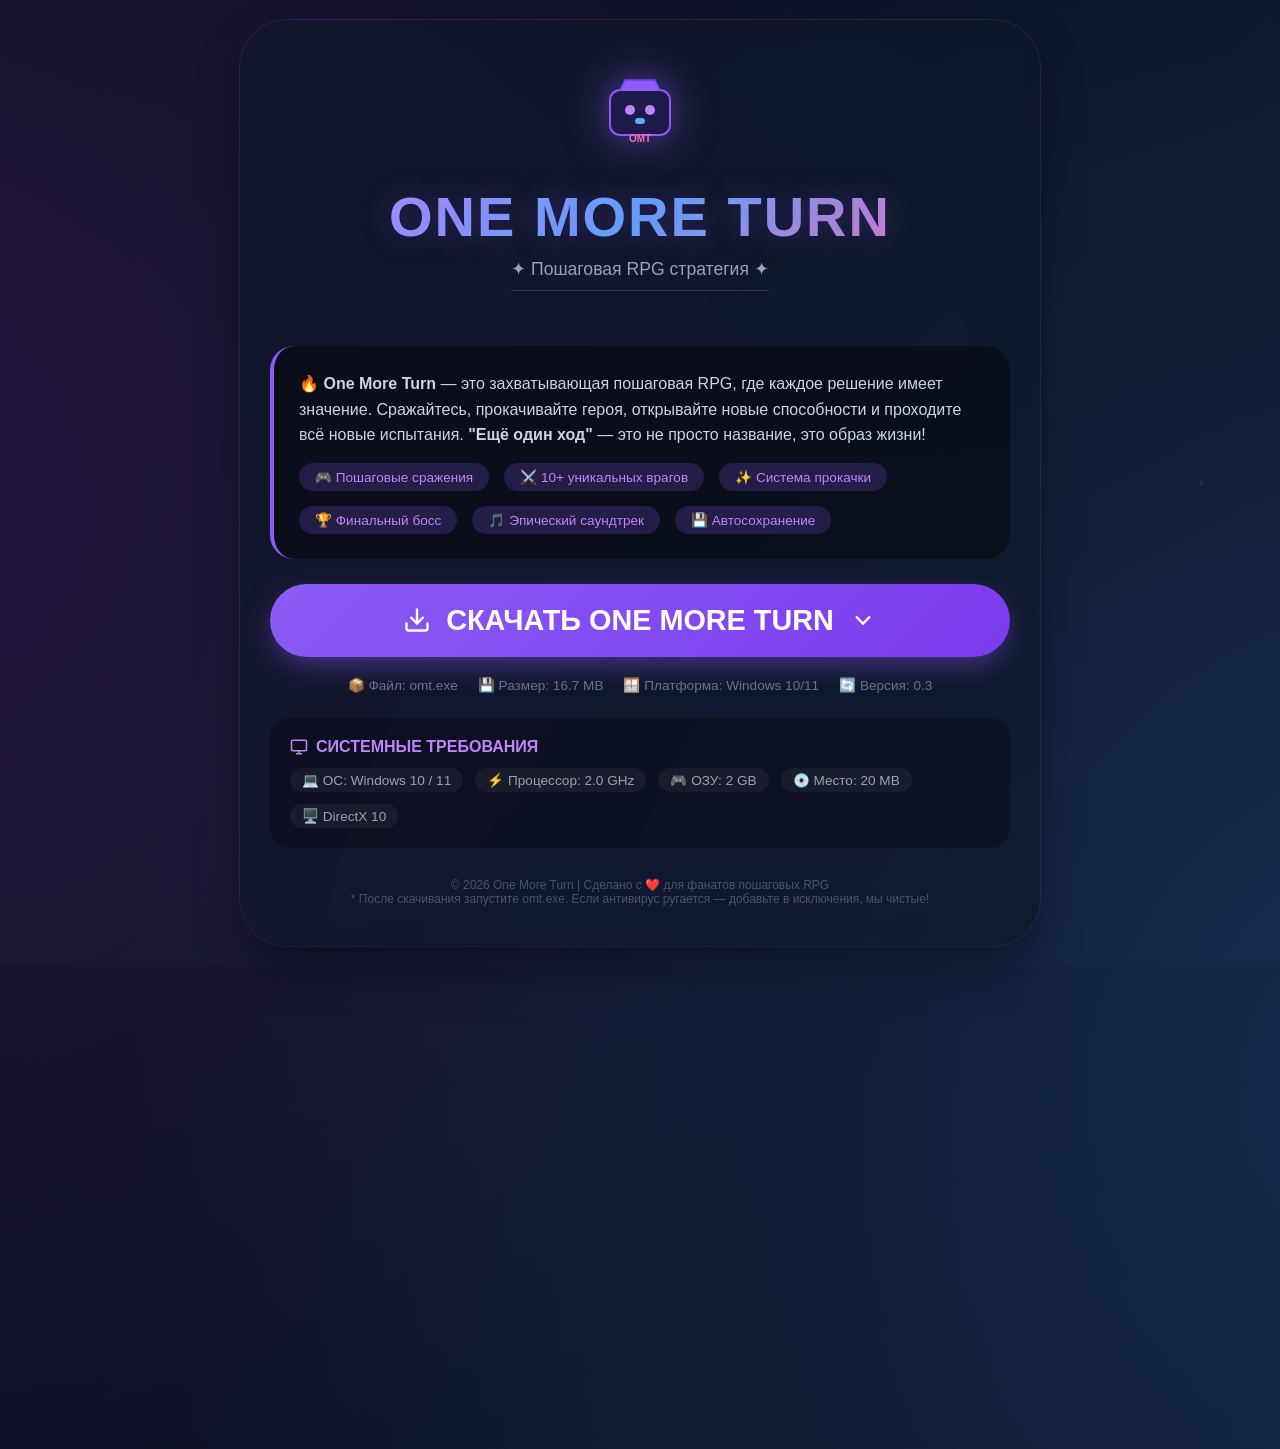
<file: index.html>
<!DOCTYPE html>
<html lang="ru">
<head>
    <meta charset="UTF-8">
    <meta name="viewport" content="width=device-width, initial-scale=1.0, user-scalable=yes">
    <title>One More Turn | Скачать игру</title>
    <style>
        * {
            margin: 0;
            padding: 0;
            box-sizing: border-box;
        }

        body {
            font-family: 'Segoe UI', 'Poppins', 'Arial', sans-serif;
            background: linear-gradient(135deg, #0a0f1e 0%, #0f172a 100%);
            min-height: 100vh;
            display: flex;
            justify-content: center;
            align-items: center;
            padding: 20px;
            position: relative;
            overflow-x: hidden;
        }

        /* Анимированный фон */
        body::before {
            content: '';
            position: absolute;
            width: 200%;
            height: 200%;
            background: radial-gradient(circle at 20% 50%, rgba(88, 28, 135, 0.3) 0%, transparent 50%),
                        radial-gradient(circle at 80% 80%, rgba(59, 130, 246, 0.2) 0%, transparent 50%);
            animation: floatBackground 20s ease-in-out infinite;
            pointer-events: none;
        }

        @keyframes floatBackground {
            0%, 100% { transform: translate(0, 0) rotate(0deg); }
            50% { transform: translate(-2%, -2%) rotate(1deg); }
        }

        /* Частицы */
        .particle {
            position: absolute;
            background: rgba(139, 92, 246, 0.4);
            border-radius: 50%;
            pointer-events: none;
            animation: floatParticle linear infinite;
        }

        @keyframes floatParticle {
            0% {
                transform: translateY(100vh) rotate(0deg);
                opacity: 0;
            }
            10% {
                opacity: 0.8;
            }
            90% {
                opacity: 0.8;
            }
            100% {
                transform: translateY(-20vh) rotate(360deg);
                opacity: 0;
            }
        }

        /* Главный контейнер */
        .container {
            position: relative;
            z-index: 2;
            max-width: 800px;
            width: 100%;
            background: rgba(15, 23, 42, 0.7);
            backdrop-filter: blur(12px);
            border-radius: 48px;
            padding: 40px 30px;
            box-shadow: 0 25px 50px -12px rgba(0, 0, 0, 0.5),
                        0 0 0 1px rgba(139, 92, 246, 0.2);
            transition: transform 0.3s ease;
        }

        .container:hover {
            transform: scale(1.02);
        }

        /* Иконка игры */
        .game-icon {
            text-align: center;
            margin-bottom: 20px;
        }

        .game-icon svg {
            width: 100px;
            height: 100px;
            filter: drop-shadow(0 0 20px rgba(139, 92, 246, 0.6));
            animation: pulseGlow 2s ease-in-out infinite;
        }

        @keyframes pulseGlow {
            0%, 100% { filter: drop-shadow(0 0 15px rgba(139, 92, 246, 0.6)); }
            50% { filter: drop-shadow(0 0 30px rgba(139, 92, 246, 1)); }
        }

        /* Заголовок */
        h1 {
            text-align: center;
            font-size: 3.5rem;
            font-weight: 800;
            background: linear-gradient(135deg, #c084fc, #60a5fa, #f472b6);
            -webkit-background-clip: text;
            background-clip: text;
            color: transparent;
            letter-spacing: 2px;
            margin-bottom: 10px;
            text-shadow: 0 0 30px rgba(139, 92, 246, 0.3);
        }

        .subtitle {
            text-align: center;
            color: #94a3b8;
            font-size: 1.1rem;
            margin-bottom: 30px;
            border-bottom: 1px solid rgba(139, 92, 246, 0.3);
            display: inline-block;
            width: auto;
            margin-left: auto;
            margin-right: auto;
            padding-bottom: 10px;
        }

        /* Описание */
        .description {
            background: rgba(0, 0, 0, 0.4);
            border-radius: 24px;
            padding: 25px;
            margin: 25px 0;
            border-left: 4px solid #8b5cf6;
        }

        .description p {
            color: #cbd5e1;
            line-height: 1.6;
            margin-bottom: 15px;
        }

        .features {
            display: flex;
            flex-wrap: wrap;
            gap: 15px;
            margin-top: 15px;
        }

        .feature {
            background: rgba(139, 92, 246, 0.2);
            border-radius: 50px;
            padding: 6px 16px;
            font-size: 0.85rem;
            color: #c084fc;
            display: inline-flex;
            align-items: center;
            gap: 6px;
        }

        .feature svg {
            width: 16px;
            height: 16px;
        }

        /* Кнопка скачивания */
        .download-btn {
            display: flex;
            align-items: center;
            justify-content: center;
            gap: 15px;
            background: linear-gradient(135deg, #8b5cf6, #7c3aed);
            border: none;
            width: 100%;
            padding: 20px;
            border-radius: 60px;
            font-size: 1.8rem;
            font-weight: bold;
            color: white;
            cursor: pointer;
            transition: all 0.3s ease;
            box-shadow: 0 10px 30px -5px rgba(139, 92, 246, 0.5);
            margin: 20px 0;
            text-decoration: none;
            display: flex;
        }

        .download-btn:hover {
            transform: translateY(-3px);
            box-shadow: 0 20px 40px -8px rgba(139, 92, 246, 0.7);
            background: linear-gradient(135deg, #9b6ef6, #8b4ef6);
        }

        .download-btn:active {
            transform: translateY(2px);
        }

        /* Информация о файле */
        .file-info {
            text-align: center;
            color: #64748b;
            font-size: 0.85rem;
            margin-top: 15px;
            display: flex;
            justify-content: center;
            gap: 20px;
            flex-wrap: wrap;
        }

        .file-info span {
            display: inline-flex;
            align-items: center;
            gap: 6px;
        }

        /* Системные требования */
        .requirements {
            background: rgba(0, 0, 0, 0.3);
            border-radius: 20px;
            padding: 20px;
            margin-top: 25px;
        }

        .requirements h3 {
            color: #c084fc;
            font-size: 1rem;
            margin-bottom: 12px;
            display: flex;
            align-items: center;
            gap: 8px;
        }

        .requirements ul {
            display: flex;
            flex-wrap: wrap;
            gap: 12px;
            list-style: none;
        }

        .requirements li {
            color: #94a3b8;
            font-size: 0.85rem;
            background: rgba(255, 255, 255, 0.05);
            padding: 4px 12px;
            border-radius: 20px;
        }

        /* Footer */
        .footer {
            text-align: center;
            margin-top: 30px;
            color: #475569;
            font-size: 0.75rem;
        }

        /* Адаптивность */
        @media (max-width: 600px) {
            .container {
                padding: 25px 20px;
            }
            h1 {
                font-size: 2.2rem;
            }
            .download-btn {
                font-size: 1.3rem;
                padding: 15px;
            }
            .feature {
                font-size: 0.7rem;
            }
        }
    </style>
</head>
<body>

<!-- Генерация частиц -->
<script>
    function createParticle() {
        const particle = document.createElement('div');
        particle.className = 'particle';
        const size = Math.random() * 6 + 2;
        particle.style.width = size + 'px';
        particle.style.height = size + 'px';
        particle.style.left = Math.random() * 100 + '%';
        particle.style.animationDuration = Math.random() * 8 + 4 + 's';
        particle.style.animationDelay = Math.random() * 5 + 's';
        particle.style.opacity = Math.random() * 0.5;
        document.body.appendChild(particle);
        setTimeout(() => particle.remove(), 10000);
    }
    setInterval(createParticle, 300);
</script>

<div class="container">
    <div class="game-icon">
        <svg viewBox="0 0 100 100" fill="none" xmlns="http://www.w3.org/2000/svg">
            <rect x="20" y="30" width="60" height="45" rx="10" fill="#1e1b4b" stroke="#8b5cf6" stroke-width="2"/>
            <circle cx="40" cy="50" r="5" fill="#c084fc"/>
            <circle cx="60" cy="50" r="5" fill="#c084fc"/>
            <rect x="45" y="58" width="10" height="6" rx="3" fill="#60a5fa"/>
            <path d="M30 30 L35 20 L65 20 L70 30" fill="#8b5cf6" stroke="#7c3aed" stroke-width="1.5"/>
            <text x="50" y="82" text-anchor="middle" fill="#f472b6" font-size="10" font-weight="bold">OMT</text>
        </svg>
    </div>

    <h1>ONE MORE TURN</h1>
    <div style="text-align: center;">
        <div class="subtitle">✦ Пошаговая RPG стратегия ✦</div>
    </div>

    <div class="description">
        <p>🔥 <strong>One More Turn</strong> — это захватывающая пошаговая RPG, где каждое решение имеет значение. Сражайтесь, прокачивайте героя, открывайте новые способности и проходите всё новые испытания. <strong>"Ещё один ход"</strong> — это не просто название, это образ жизни!</p>
        <div class="features">
            <div class="feature">🎮 Пошаговые сражения</div>
            <div class="feature">⚔️ 10+ уникальных врагов</div>
            <div class="feature">✨ Система прокачки</div>
            <div class="feature">🏆 Финальный босс</div>
            <div class="feature">🎵 Эпический саундтрек</div>
            <div class="feature">💾 Автосохранение</div>
        </div>
    </div>

    <!-- КНОПКА СКАЧИВАНИЯ — ВЕДЁТ НА omt.exe -->
    <a href="omt.exe" download="omt.exe" class="download-btn">
        <svg width="28" height="28" viewBox="0 0 24 24" fill="none" stroke="white" stroke-width="2" stroke-linecap="round" stroke-linejoin="round">
            <path d="M21 15v4a2 2 0 0 1-2 2H5a2 2 0 0 1-2-2v-4"/>
            <polyline points="7 10 12 15 17 10"/>
            <line x1="12" y1="15" x2="12" y2="3"/>
        </svg>
        СКАЧАТЬ ONE MORE TURN
        <svg width="28" height="28" viewBox="0 0 24 24" fill="none" stroke="white" stroke-width="2">
            <polyline points="6 9 12 15 18 9"/>
        </svg>
    </a>

    <div class="file-info">
        <span>📦 Файл: omt.exe</span>
        <span>💾 Размер: 16.7 MB</span>
        <span>🪟 Платформа: Windows 10/11</span>
        <span>🔄 Версия: 0.3</span>
    </div>

    <div class="requirements">
        <h3>
            <svg width="18" height="18" viewBox="0 0 24 24" fill="none" stroke="#c084fc" stroke-width="2">
                <rect x="2" y="3" width="20" height="14" rx="2" ry="2"></rect>
                <line x1="8" y1="21" x2="16" y2="21"></line>
                <line x1="12" y1="17" x2="12" y2="21"></line>
            </svg>
            СИСТЕМНЫЕ ТРЕБОВАНИЯ
        </h3>
        <ul>
            <li>💻 ОС: Windows 10 / 11</li>
            <li>⚡ Процессор: 2.0 GHz</li>
            <li>🎮 ОЗУ: 2 GB</li>
            <li>💿 Место: 20 MB</li>
            <li>🖥️ DirectX 10</li>
        </ul>
    </div>

    <div class="footer">
        © 2026 One More Turn | Сделано с ❤️ для фанатов пошаговых RPG<br>
        * После скачивания запустите omt.exe. Если антивирус ругается — добавьте в исключения, мы чистые!
    </div>
</div>

</body>
                                                                                                           </html>
</file>
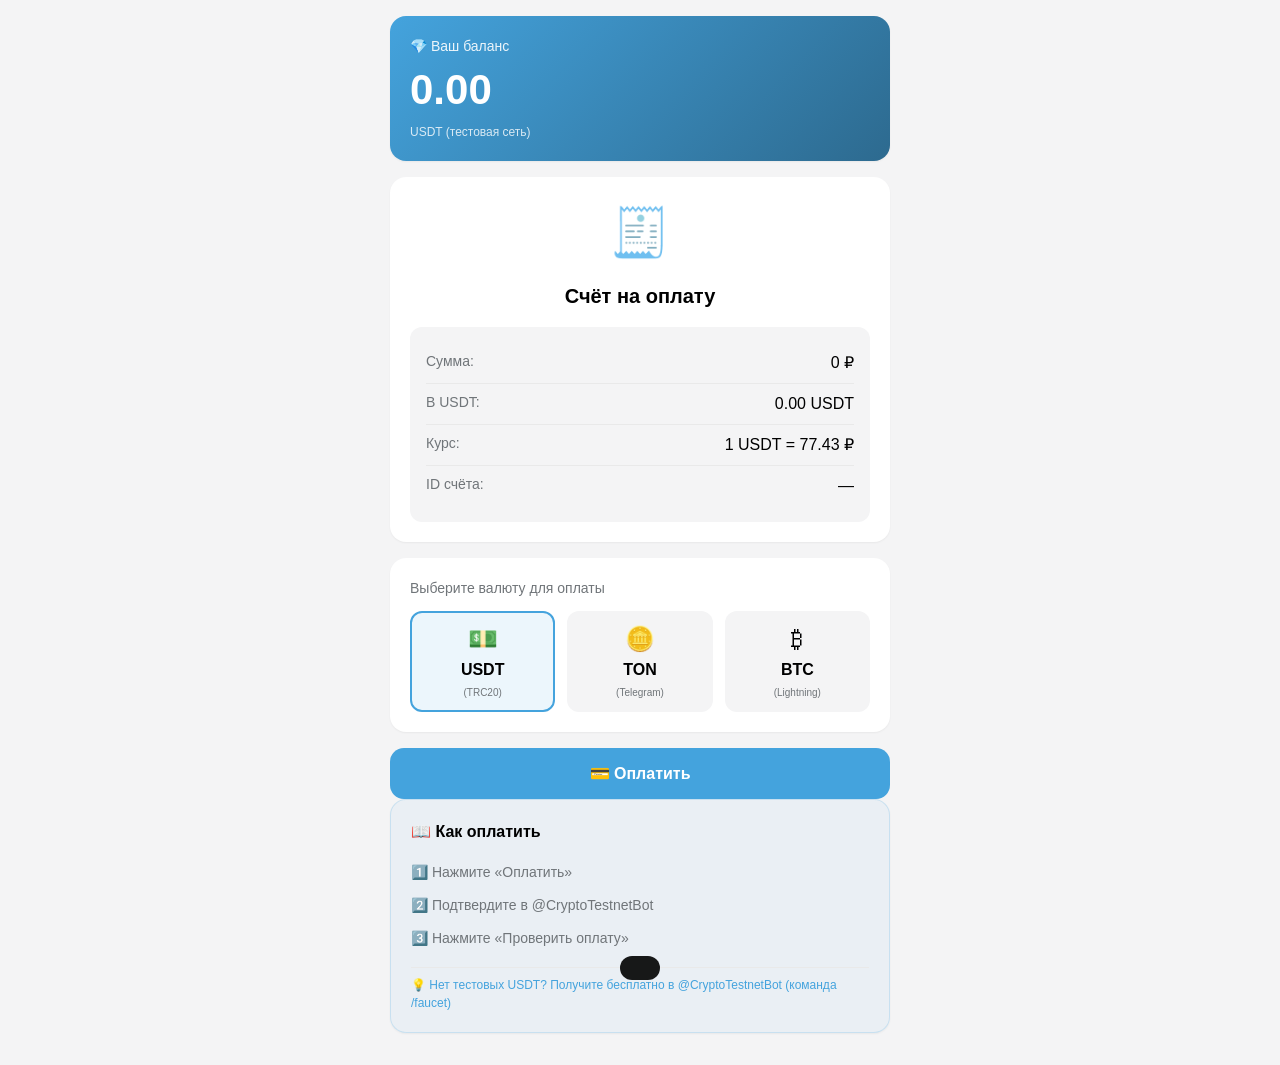
<file: payment/index.html>
<!DOCTYPE html>
<html lang="ru">
<head>
    <meta charset="UTF-8">
    <meta name="viewport" content="width=device-width, initial-scale=1.0, viewport-fit=cover">
    <title>Оплата через Crypto Bot</title>
    <link rel="stylesheet" href="style.css">
    <script src="https://telegram.org/js/telegram-web-app.js?56"></script>
</head>
<body>
    <div class="container">
        <!-- Шапка с балансом -->
        <div class="header">
            <div class="balance-card">
                <div class="balance-label">💎 Ваш баланс</div>
                <div class="balance-amount" id="userBalance">0.00</div>
                <div class="balance-currency">USDT (тестовая сеть)</div>
            </div>
        </div>

        <!-- Информация о платеже -->
        <div class="payment-info" id="paymentInfo">
            <div class="info-icon">🧾</div>
            <div class="info-title">Счёт на оплату</div>
            <div class="info-details" id="invoiceDetails">
                <div class="detail-row">
                    <span class="detail-label">Сумма:</span>
                    <span class="detail-value" id="amountRub">0 ₽</span>
                </div>
                <div class="detail-row">
                    <span class="detail-label">В USDT:</span>
                    <span class="detail-value" id="amountUsdt">0.00 USDT</span>
                </div>
                <div class="detail-row">
                    <span class="detail-label">Курс:</span>
                    <span class="detail-value">1 USDT = 77.43 ₽</span>
                </div>
                <div class="detail-row">
                    <span class="detail-label">ID счёта:</span>
                    <span class="detail-value" id="invoiceId">—</span>
                </div>
            </div>
        </div>

        <!-- Выбор валюты оплаты -->
        <div class="currency-selector">
            <div class="selector-title">Выберите валюту для оплаты</div>
            <div class="currency-buttons" id="currencyButtons">
                <button class="currency-btn active" data-currency="USDT">
                    <span class="currency-icon">💵</span>
                    <span class="currency-name">USDT</span>
                    <span class="currency-network">(TRC20)</span>
                </button>
                <button class="currency-btn" data-currency="TON">
                    <span class="currency-icon">🪙</span>
                    <span class="currency-name">TON</span>
                    <span class="currency-network">(Telegram)</span>
                </button>
                <button class="currency-btn" data-currency="BTC">
                    <span class="currency-icon">₿</span>
                    <span class="currency-name">BTC</span>
                    <span class="currency-network">(Lightning)</span>
                </button>
            </div>
        </div>

        <!-- Кнопка оплаты -->
        <button class="pay-btn" id="payBtn">
            <span class="btn-text">💳 Оплатить</span>
            <span class="btn-loader" style="display: none;">⏳</span>
        </button>

        <!-- Статус платежа -->
        <div class="status-card" id="statusCard" style="display: none;">
            <div class="status-icon" id="statusIcon">⏳</div>
            <div class="status-title" id="statusTitle">Ожидание оплаты</div>
            <div class="status-message" id="statusMessage">
                Оплатите счёт через @CryptoTestnetBot
            </div>
            <button class="check-btn" id="checkBtn">🔄 Проверить оплату</button>
        </div>

        <!-- Инструкция -->
        <div class="instructions">
            <div class="instruction-title">📖 Как оплатить</div>
            <div class="instruction-steps">
                <div class="step">1️⃣ Нажмите «Оплатить»</div>
                <div class="step">2️⃣ Подтвердите в @CryptoTestnetBot</div>
                <div class="step">3️⃣ Нажмите «Проверить оплату»</div>
            </div>
            <div class="instruction-note">
                💡 Нет тестовых USDT? Получите бесплатно в @CryptoTestnetBot (команда /faucet)
            </div>
        </div>
    </div>

    <!-- Уведомления -->
    <div id="toast" class="toast"></div>

    <script src="config.js"></script>
    <script src="app.js"></script>
</body>
</html>
</file>
<file: payment/style.css>
* {
    margin: 0;
    padding: 0;
    box-sizing: border-box;
}

:root {
    --bg-primary: #ffffff;
    --bg-secondary: #f4f4f5;
    --text-primary: #000000;
    --text-secondary: #707579;
    --accent: #44a3dd;
    --accent-hover: #3a8fc2;
    --success: #31a357;
    --error: #ff5252;
    --border: #e9e9e9;
}

body {
    font-family: -apple-system, BlinkMacSystemFont, 'Segoe UI', Roboto, Helvetica, Arial, sans-serif;
    background-color: var(--bg-secondary);
    color: var(--text-primary);
    line-height: 1.5;
    min-height: 100vh;
    padding: 16px;
}

.container {
    max-width: 500px;
    margin: 0 auto;
}

/* Telegram тема */
body.telegram {
    background: var(--tg-theme-bg-color, var(--bg-secondary));
}

body.telegram.dark {
    --bg-primary: var(--tg-theme-secondary-bg-color, #222729);
    --bg-secondary: var(--tg-theme-bg-color, #1a1e21);
    --text-primary: var(--tg-theme-text-color, #ffffff);
    --text-secondary: var(--tg-theme-hint-color, #707579);
    --border: var(--tg-theme-section-separator-color, #3a3a3a);
}

/* Карточки */
.balance-card,
.payment-info,
.currency-selector,
.status-card,
.instructions {
    background: var(--bg-primary);
    border-radius: 16px;
    padding: 20px;
    margin-bottom: 16px;
    box-shadow: 0 1px 2px rgba(0, 0, 0, 0.05);
}

/* Баланс */
.balance-card {
    background: linear-gradient(135deg, var(--accent) 0%, #2d6a8f 100%);
    color: white;
}

.balance-label {
    font-size: 14px;
    opacity: 0.9;
    margin-bottom: 8px;
}

.balance-amount {
    font-size: 42px;
    font-weight: 700;
    line-height: 1.2;
}

.balance-currency {
    font-size: 12px;
    opacity: 0.8;
    margin-top: 8px;
}

/* Информация о платеже */
.payment-info {
    text-align: center;
}

.info-icon {
    font-size: 48px;
    margin-bottom: 12px;
}

.info-title {
    font-size: 20px;
    font-weight: 600;
    margin-bottom: 16px;
}

.info-details {
    background: var(--bg-secondary);
    border-radius: 12px;
    padding: 16px;
    text-align: left;
}

.detail-row {
    display: flex;
    justify-content: space-between;
    padding: 8px 0;
    border-bottom: 1px solid var(--border);
}

.detail-row:last-child {
    border-bottom: none;
}

.detail-label {
    color: var(--text-secondary);
    font-size: 14px;
}

.detail-value {
    font-weight: 500;
    color: var(--text-primary);
}

/* Выбор валюты */
.selector-title {
    font-size: 14px;
    color: var(--text-secondary);
    margin-bottom: 12px;
}

.currency-buttons {
    display: flex;
    gap: 12px;
}

.currency-btn {
    flex: 1;
    display: flex;
    flex-direction: column;
    align-items: center;
    gap: 8px;
    padding: 12px;
    background: var(--bg-secondary);
    border: 2px solid transparent;
    border-radius: 12px;
    cursor: pointer;
    transition: all 0.2s;
}

.currency-btn.active {
    border-color: var(--accent);
    background: rgba(68, 163, 221, 0.1);
}

.currency-icon {
    font-size: 24px;
}

.currency-name {
    font-weight: 600;
    font-size: 16px;
}

.currency-network {
    font-size: 10px;
    color: var(--text-secondary);
}

/* Кнопка оплаты */
.pay-btn {
    width: 100%;
    padding: 16px;
    background: var(--accent);
    color: white;
    border: none;
    border-radius: 14px;
    font-size: 16px;
    font-weight: 600;
    cursor: pointer;
    transition: all 0.2s;
    display: flex;
    align-items: center;
    justify-content: center;
    gap: 8px;
}

.pay-btn:hover {
    background: var(--accent-hover);
    transform: translateY(-1px);
}

.pay-btn:active {
    transform: translateY(0);
}

.pay-btn:disabled {
    opacity: 0.5;
    cursor: not-allowed;
}

/* Статус платежа */
.status-card {
    text-align: center;
}

.status-icon {
    font-size: 48px;
    margin-bottom: 12px;
}

.status-title {
    font-size: 18px;
    font-weight: 600;
    margin-bottom: 8px;
}

.status-message {
    color: var(--text-secondary);
    font-size: 14px;
    margin-bottom: 16px;
}

.check-btn {
    padding: 10px 20px;
    background: var(--bg-secondary);
    border: none;
    border-radius: 10px;
    cursor: pointer;
    font-size: 14px;
    font-weight: 500;
}

/* Инструкция */
.instructions {
    background: rgba(68, 163, 221, 0.05);
    border: 1px solid rgba(68, 163, 221, 0.2);
}

.instruction-title {
    font-weight: 600;
    margin-bottom: 12px;
}

.instruction-steps {
    margin-bottom: 12px;
}

.step {
    padding: 6px 0;
    color: var(--text-secondary);
    font-size: 14px;
}

.instruction-note {
    font-size: 12px;
    color: var(--accent);
    padding-top: 8px;
    border-top: 1px solid var(--border);
}

/* Уведомления */
.toast {
    position: fixed;
    bottom: 20px;
    left: 50%;
    transform: translateX(-50%) translateY(100px);
    background: rgba(0, 0, 0, 0.9);
    backdrop-filter: blur(10px);
    color: white;
    padding: 12px 20px;
    border-radius: 40px;
    font-size: 14px;
    transition: transform 0.3s;
    z-index: 1000;
    white-space: nowrap;
    pointer-events: none;
}

.toast.show {
    transform: translateX(-50%) translateY(0);
}

/* Анимация загрузки */
@keyframes spin {
    to { transform: rotate(360deg); }
}

.btn-loader {
    display: inline-block;
    animation: spin 0.6s linear infinite;
}

/* Адаптивность */
@media (max-width: 480px) {
    body {
        padding: 12px;
    }
    
    .balance-amount {
        font-size: 32px;
    }
    
    .currency-buttons {
        gap: 8px;
    }
    
    .currency-btn {
        padding: 8px;
    }
}
</file>
